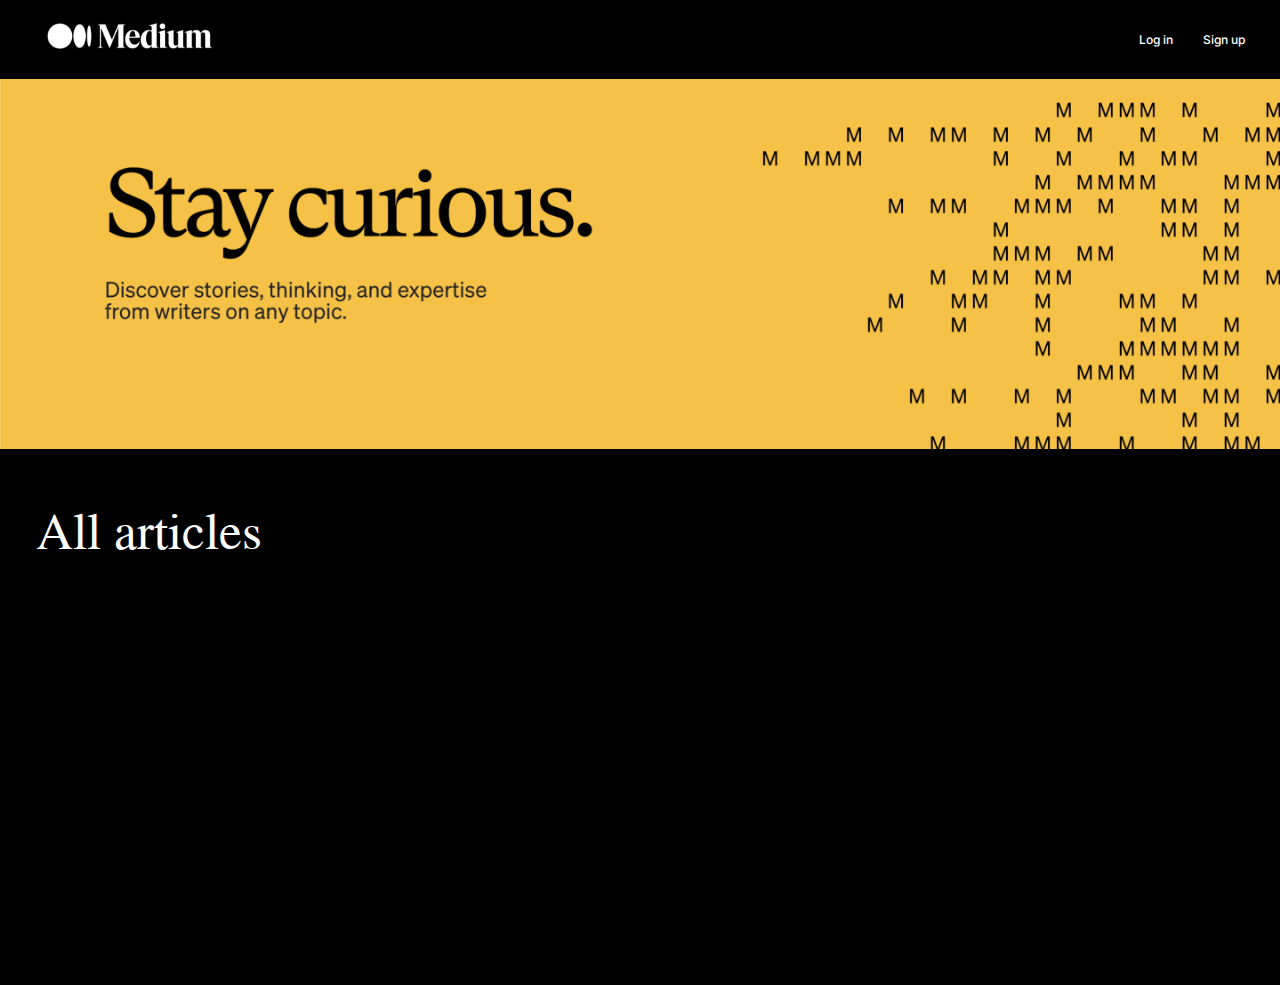
<file: index.html>
<!DOCTYPE html>
<html lang="en">
<head>
    <meta charset="UTF-8">
    <meta name="viewport" content="width=device-width, initial-scale=1.0">
    <title>BLOG POST</title>
    <link rel="stylesheet" href="./css/index.css">
    <link rel="stylesheet" href="https://cdn.jsdelivr.net/npm/swiper@11/swiper-bundle.min.css" />
    <link rel="preconnect" href="https://fonts.googleapis.com">
    <link rel="preconnect" href="https://fonts.gstatic.com" crossorigin>
    <link href="https://fonts.googleapis.com/css2?family=Inter:wght@100..900&display=swap" rel="stylesheet">
    <link href="https://fonts.googleapis.com/css2?family=Jomolhari&display=swap" rel="stylesheet">
</head>
<body>
    <header class="header">
        <nav class="nav container">
            <a href="#">
                <img src="./images/image 1.svg" alt="logo">
            </a>
            <div class="nav__register">
                <a href="./pages/login.html" class="nav-register__login">Log in</a>
                <a href="./pages/signup.html" class="nav-register__signup">Sign up</a>
            </div>
        </nav>
        <div class="hero">
            <img src="./images/image 2.png" alt="heroimg" class="hero__img">
        </div>
    </header>
    <section class="articles container">
        <h3 class="articles__title">All articles</h3>
        <div class="swiper mySwiper">
            <div class="swiper-wrapper"></div>
        </div>
    </section>


    <!-- Swiper JS -->
    <script src="https://cdn.jsdelivr.net/npm/swiper@11/swiper-bundle.min.js"></script>
    <script src="./script/index.js"></script>
</body>
</html>
</file>
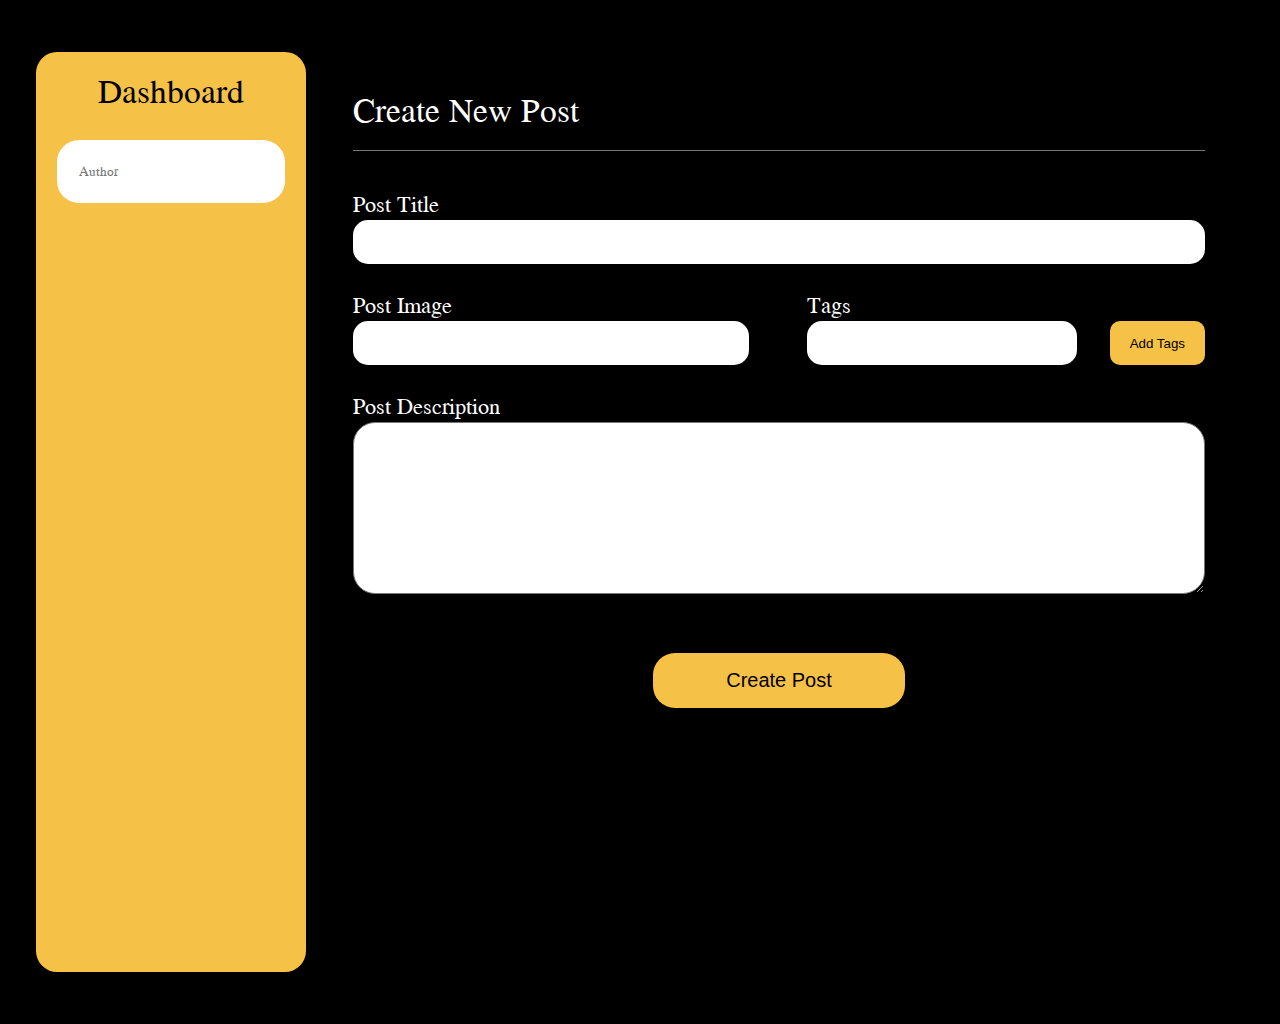
<file: pages/dashboard.html>
<!DOCTYPE html>
<html lang="en">

<head>
    <meta charset="UTF-8">
    <meta name="viewport" content="width=device-width, initial-scale=1.0">
    <title>DASHBOARD</title>
    <link rel="stylesheet" href="../css/dashboard.css">
    <link rel="preconnect" href="https://fonts.googleapis.com">
    <link rel="preconnect" href="https://fonts.gstatic.com" crossorigin>
    <link href="https://fonts.googleapis.com/css2?family=Inter:wght@100..900&display=swap" rel="stylesheet">
    <link href="https://fonts.googleapis.com/css2?family=Jomolhari&display=swap" rel="stylesheet">
</head>

<body>

    <div class="dashboard">
        <div class="dashboard__items">
            <h4 class="dashboard-items__title">Dashboard</h4>
            <ul class="dashboard-items__list">
                <li class="dashboard-items__item">
                    <p class="dashboard-items__heading">Akbar Iskanderov</p>
                    <small>Author</small>
                </li>
            </ul>
        </div>
        <div class="dashboard__post">
            <h2 class="dashobard-post__heading">Create New Post</h2>
            <form action="#" class="dashboard-post__form">
                <div class="dashboard-post-form__title">
                    <label for="post-title" class="post-title">Post Title</label>
                    <input type="text" id="post-title" class="post-title-input">
                </div>
                <div class="post-inputs">
                    <div class="dashboard-post-form__img">
                        <label for="post-img" class="post-img post-title">Post Image </label>
                        <input type="url" id="post-img" class="post-img-input">
                    </div>
                    <div class="dashboard-post-form__tags">
                        <label for="post-tag" class="post-tag post-title">Tags</label>
                        <div class="dashboard-items__tags">
                            <input type="text" id="post-tag" class="post-tag-input">
                            <button class="post-tag-btn">Add Tags</button>
                        </div>
                    </div>
                </div>
                <div class="dashboard-items__description">
                    <label for="post-description" class="post-tag post-title">Post Description</label>
                    <textarea name="" rows="10" id="post-description" class="post-description"></textarea>
                </div>
                <div class="create-post-btn">
                    <button class="create-post-btn__button">Create Post</button>
                </div>
            </form>
        </div>
    </div>



    <script src="../script/dashboard.js"></script>
</body>

</html>
</file>
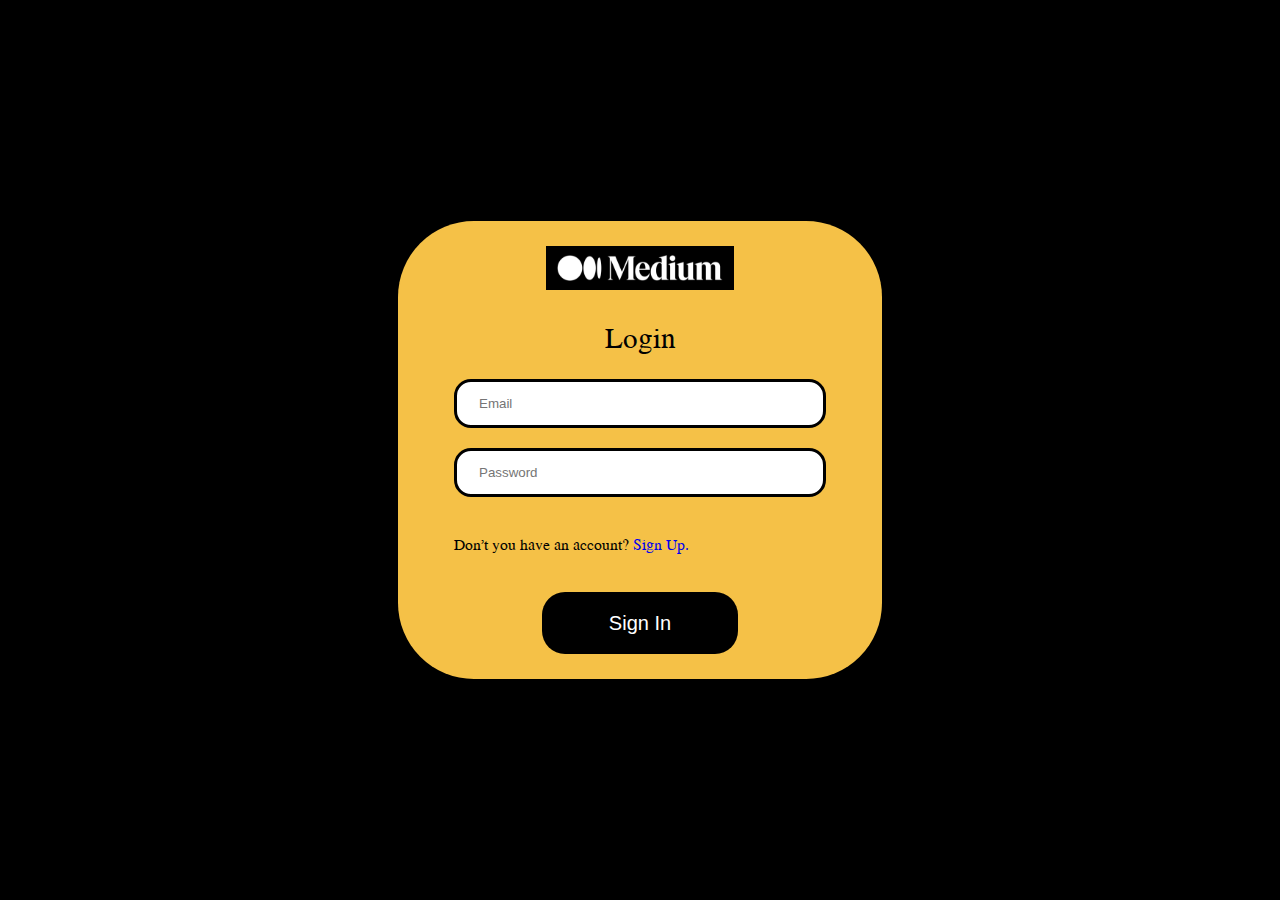
<file: pages/login.html>
<!DOCTYPE html>
<html lang="en">

<head>
    <meta charset="UTF-8">
    <meta name="viewport" content="width=device-width, initial-scale=1.0">
    <title>LOG IN</title>
    <link rel="stylesheet" href="../css/login.css">
    <link rel="preconnect" href="https://fonts.googleapis.com">
    <link rel="preconnect" href="https://fonts.gstatic.com" crossorigin>
    <link href="https://fonts.googleapis.com/css2?family=Inter:wght@100..900&display=swap" rel="stylesheet">
    <link href="https://fonts.googleapis.com/css2?family=Jomolhari&display=swap" rel="stylesheet">
</head>

<body>
    <div class="signup">
        <img src="../images/image 1.svg" class="signup__img" alt="">
        <h4 class="signup__title">Login</h4>
        <form action="#" class="signup__form login__form">
            <input type="email" name="" id="login-email" placeholder="Email">
            <input type="password" id="login-password" placeholder="Password">
            <p class="signup-login">Don’t you have an account? <a href="./signup.html">Sign Up</span>.</p>
            <button type="submit" class="signup-btn">Sign In </button>
        </form>

    </div>



    <script src="../script/login.js"></script>
</body>

</html>
</file>
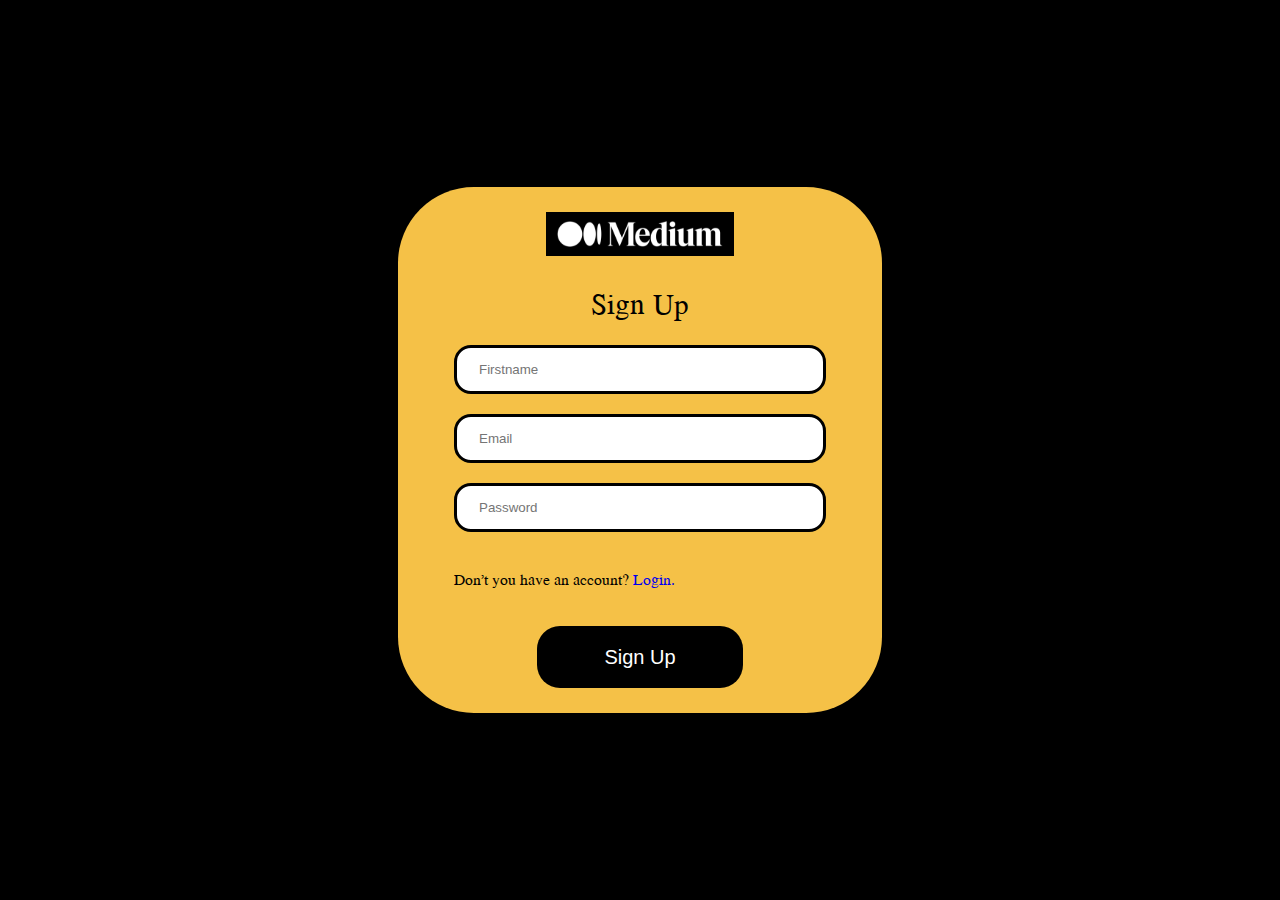
<file: pages/signup.html>
<!DOCTYPE html>
<html lang="en">

<head>
    <meta charset="UTF-8">
    <meta name="viewport" content="width=device-width, initial-scale=1.0">
    <title>SIGN UP</title>
    <link rel="stylesheet" href="../css/signup.css">
    <link rel="preconnect" href="https://fonts.googleapis.com">
    <link rel="preconnect" href="https://fonts.gstatic.com" crossorigin>
    <link href="https://fonts.googleapis.com/css2?family=Inter:wght@100..900&display=swap" rel="stylesheet">
    <link href="https://fonts.googleapis.com/css2?family=Jomolhari&display=swap" rel="stylesheet">
</head>

<body>
    <div class="signup">
        <img src="../images/image 1.svg" class="signup__img" alt="">
        <h4 class="signup__title">Sign Up</h4>
        <form action="#" class="signup__form">
            <input type="text" id="signup-firstname" placeholder="Firstname">
            <!-- <input type="text" id="signup-lastname" placeholder="Lastname"> -->
            <input type="email" id="signup-email" placeholder="Email">
            <input type="password" id="signup-password" placeholder="Password">
            <p class="signup-login">Don’t you have an account? <a href="./login.html">Login</span>.</p>
            <button type="submit" class="signup-btn">Sign Up</button>
        </form>

    </div>


    <script src="../script/signup.js"></script>
</body>

</html>
</file>
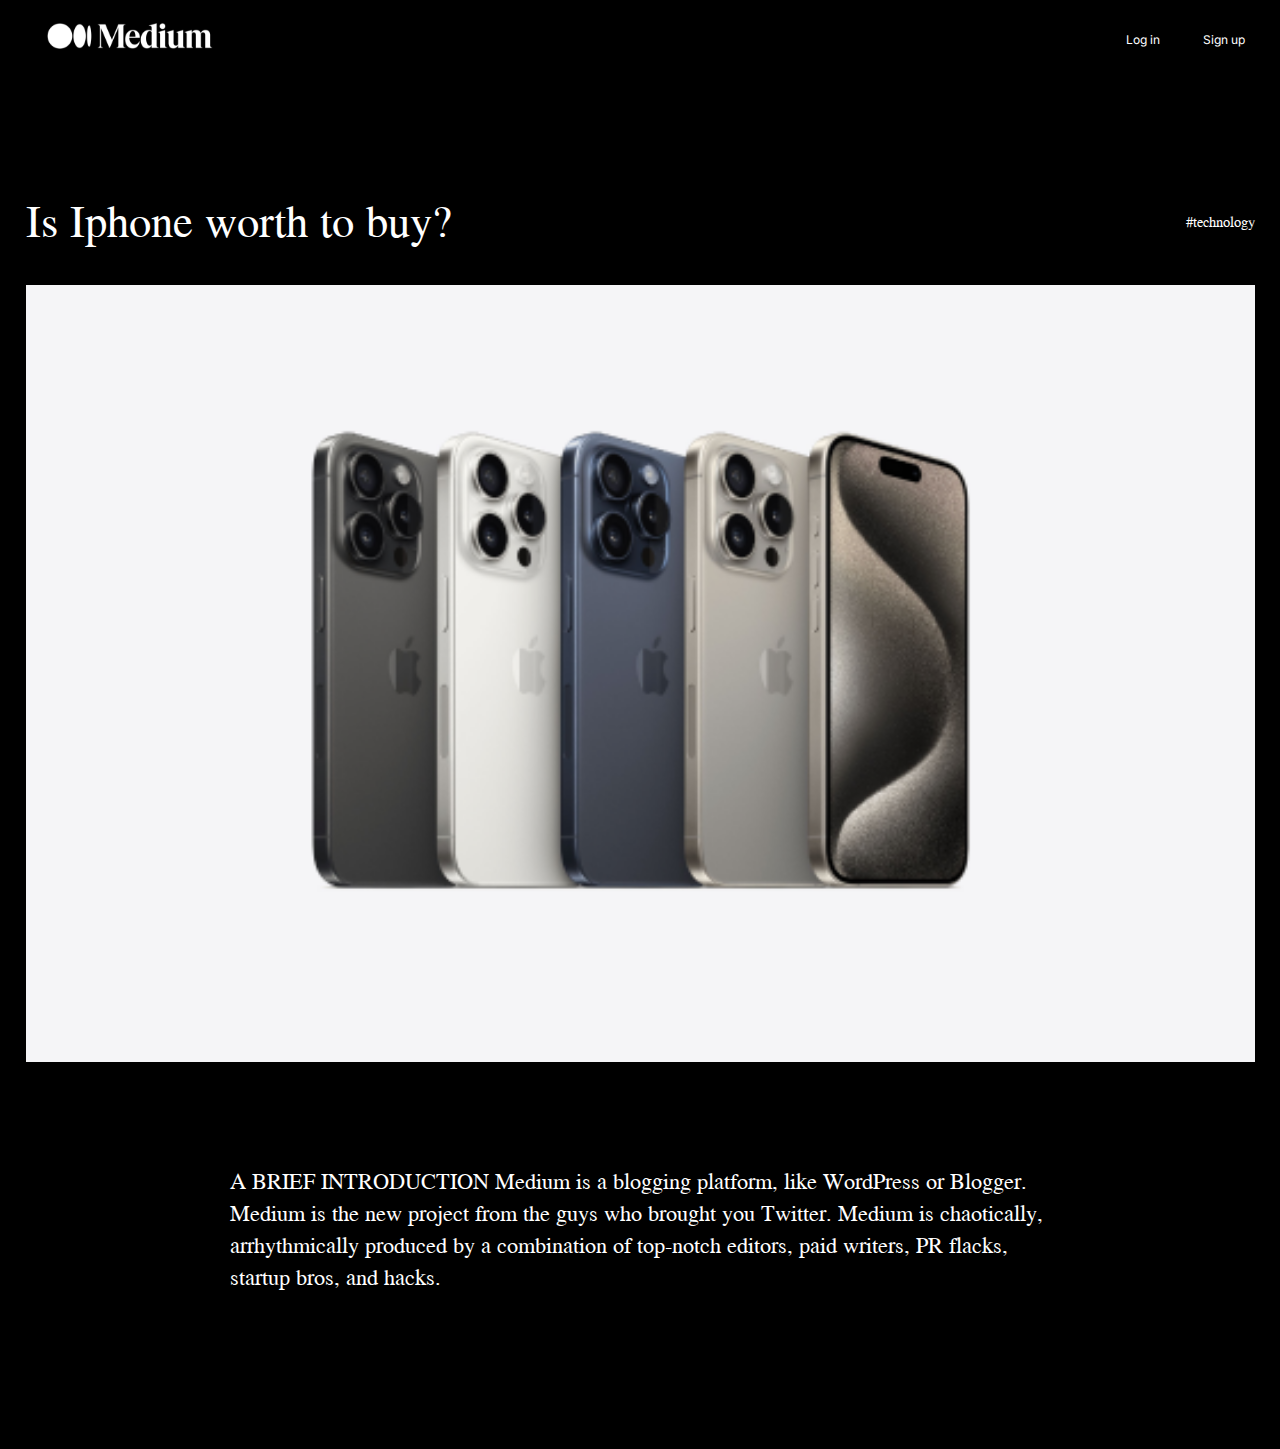
<file: pages/single-post.html>
<!DOCTYPE html>
<html lang="en">
<head>
    <meta charset="UTF-8">
    <meta name="viewport" content="width=device-width, initial-scale=1.0">
    <title>SINGLE POST</title>
    <link rel="stylesheet" href="../css/single-post.css">
    <link rel="preconnect" href="https://fonts.googleapis.com">
    <link rel="preconnect" href="https://fonts.gstatic.com" crossorigin>
    <link href="https://fonts.googleapis.com/css2?family=Inter:wght@100..900&display=swap" rel="stylesheet">
    <link href="https://fonts.googleapis.com/css2?family=Jomolhari&display=swap" rel="stylesheet">
</head>
<body>
    <nav class="nav container">
        <a href="#">
            <img src="../images/image 1.svg" alt="logo">
        </a>
        <div class="nav__register">
            <a href="../pages/login.html" class="nav-register__login">Log in</a>
            <a href="../pages/signup.html" class="nav-register__signup">Sign up</a>
        </div>
    </nav>
    <main class="content container">
        <div class="content__heading">
            <h2 class="content-heading__title">Is Iphone worth to buy?</h2>
            <small class="content-heading__tag">#technology</small>
        </div>
        <img src="../images/image 5.png" class="content__img" alt="">
        <p class="content-description">
            A BRIEF INTRODUCTION Medium is a blogging platform, like WordPress or Blogger. 
            Medium is the new project from the guys who brought you Twitter. Medium is chaotically, 
            arrhythmically produced by a combination of top-notch editors, paid writers, PR flacks, startup bros, and hacks.
        </p>
    </main>

    <script src="../script/single-post.js"></script>
</body>
</html>
</file>
<file: css/index.css>
* {
    padding: 0;
    margin: 0;
    box-sizing: border-box;
    text-decoration: none;
}

body {
    background: #000000;
    color: #fff;
    font-family: "Jomolhari", serif;
}

.container {
    max-width: 1229px;
    padding: 0px 10px;
    margin: 0 auto;
}

.nav {
    height: 79px;
    display: flex;
    justify-content: space-between;
    align-items: center;
}

.nav__register {
    display: flex;
    gap: 30px;
}

.nav-register__login,
.nav-register__signup {
    font-family: "Inter", sans-serif;
    font-size: 12px;
    font-weight: 500;
    line-height: 19.22px;
    color: #ffffff;
}


.hero__img {
    width: 100%;
}

.articles__title {
    font-size: 46px;
    font-weight: 400;
    line-height: 73.67px;
    color: #fff;
    margin: 37px 0px 30px 0;
}

.articles {
    padding-bottom: 52px;
}

.swiper {
    width: 100%;
    height: 336px;
}

.swiper-slide {
    height: 336px;
    font-size: 18px;
    background: #1E1E1E;
    display: flex;
    justify-content: center;
    align-items: center;
    color: #ffffff;
    border: 3px solid #F0DE36;
    display: block;
}

.swiper-slide img {
    max-width: 100%;
    width: 100%;
    height: 172px;
}

.swiper-slide__body {
    padding: 7px 12px;
    height: 150px;
    display: flex;
    flex-direction: column;
    justify-content: space-between;
}

.swiper-slide__title {
    font-size: 20px;
    font-weight: 400;
    line-height: 32.03px;
    text-align: left;
}

.swiper-slide__info {
    font-size: 12px;
    font-weight: 400;
    line-height: 19.22px;
    text-align: left;
}

.swiper-slide__author {
    display: flex;
    gap: 9px;
    padding: 10px 0px 12px 0;
}

.swiper-slide__author img {
    width: 35px;
    height: 35px;
}
.swiper-slide-author__about{
    display: flex;
    flex-direction: column;
}
.swiper-slide-author__name {
    font-size: 12px;
    font-weight: 400;
    line-height: 19.22px;
}

.swiper-slide-author__author {
    font-size: 12px;
    font-weight: 400;
    line-height: 19.22px;
    text-align: left;
    color: #787878;
}
</file>
<file: css/dashboard.css>
* {
    padding: 0;
    margin: 0;
    box-sizing: border-box;
    text-decoration: none;
    list-style: none;
}

body {
    background: #000000;
    color: #fff;
    font-family: "Jomolhari", serif;
    padding: 52px 75px 52px 36px;
}

.dashboard {
    display: flex;
    gap: 47px;
}

.dashboard__items {
    background: #F5C147;
    padding: 15px 21px 36px 21px;
    min-height: 920px;
    max-width: 270px;
    width: 100%;
    text-align: center;
    border-radius: 21px;
    position: relative;
}
.dashboard-items__list{
    display: flex;
    flex-direction: column;
    gap: 20px;
}
.dashboard-items__title {
    font-size: 30px;
    font-weight: 400;
    line-height: 48.05px;
    color: #000000;
    margin-bottom: 25px;
}

.dashboard-items__item {
    background: #FFFFFF;
    border-radius: 22px;
    color: #000000;
    display: flex;
    flex-direction: column;
    text-align: left;
    padding: 22px;
}

.dashboard-items__item p {
    font-size: 16px;
    font-weight: 400;
    line-height: 25.63px;
}

.dashboard-items__item small {
    color: #787878;
    font-size: 12px;
    font-weight: 400;
    line-height: 19.22px;
}

.dashboard__btn {
    border-radius: 20px;
    background: #000000;
    padding: 14px 0px;
    color: white;
    width: 100%;
    margin-top: 37px;
    border: none;
    font-size: 20px;
    font-weight: 400;
    line-height: 32.03px;
    cursor: pointer;
}

.dashboard__signout {
    color: #000000;
    font-size: 20px;
    font-weight: 400;
    line-height: 32.03px;
    margin-top: 100px;
    display: inline-block;
}

.dashboard__post {
    width: 100%;
}

.dashobard-post__heading {
    font-size: 30px;
    font-weight: 400;
    line-height: 48.05px;
    color: white;
    padding-bottom: 16px;
    padding-top: 34px;
    border-bottom: 1px solid #787878;
    margin-bottom: 37px;
}

.post-title {
    font-size: 20px;
    font-weight: 400;
    line-height: 32.03px;
}

.post-title-input {
    width: 100%;
    border-radius: 15px;
    height: 44px;
    outline: none;
    border: none;
    padding: 0px 10px;
}

.post-inputs {
    display: flex;
    gap: 58px;
    margin: 25px 0;
}

.dashboard-post-form__img {
    flex: 1;
}

.post-img {
    display: block;
}

.post-tag {
    display: block;
}

.post-img-input {
    max-width: 593px;
    width: 100%;
    border-radius: 15px;
    height: 44px;
    outline: none;
    border: none;
    padding: 0px 10px;
}

.dashboard-items__tags {
    display: flex;
    gap: 33px;
}

.post-tag-input {
    width: 270px;
    border-radius: 15px;
    height: 44px;
    outline: none;
    border: none;
    padding: 0px 10px;
}

.post-tag-btn {
    border-radius: 10px;
    border: none;
    background: #F5C147;
    padding: 0px 20px;
    cursor: pointer;
}

.post-description {
    width: 100%;
    padding: 10px;
    outline: none;
    font-weight: bold;
    border-radius: 22px;
}

.create-post-btn {
    display: flex;
    justify-content: center;
    align-items: center;
    width: 100%;
    margin-top: 52px;
}

.create-post-btn button {
    background: #F5C147;
    border-radius: 22px;
    padding: 16px 73px;
    border: none;
    font-size: 20px;
    font-weight: 400;
    cursor: pointer;
}
</file>
<file: css/login.css>
* {
    padding: 0;
    margin: 0;
    box-sizing: border-box;
    text-decoration: none;
}

body {
    background: #000000;
    color: #fff;
    font-family: "Jomolhari", serif;
    display: flex;
    justify-content: center;
    align-items: center;
    height: 100vh;
}

.signup {
    background: #F5C147;
    border-radius: 76px;
    max-width: 484px;
    width: 100%;
    text-align: center;
    padding: 25px 56px;
}

.signup__img {
    width: 188px;
    height: 44px;
}

.signup__title {
    font-size: 26px;
    font-weight: 400;
    line-height: 41.64px;
    padding: 20px 0;
    color: black;
}

.signup__form {
    display: flex;
    flex-direction: column;
    gap: 20px;
    width: 100%;
}

.signup__form input {
    border: 3px solid #000000;
    padding: 14px 22px;
    outline: none;
    border-radius: 17px;
}

.signup-login {
    text-align: left;
    padding: 16px 0;
    font-size: 14px;
    font-weight: 400;
    line-height: 22.42px;
    color: #000000;
}


.signup-btn {
    padding: 15px 67px;
    background: #000000;
    border-radius: 23px;
    color: white;
    font-size: 20px;
    font-weight: 400;
    line-height: 32.03px;
    border: none;
}
</file>
<file: css/signup.css>
* {
    padding: 0;
    margin: 0;
    box-sizing: border-box;
    text-decoration: none;
}

body {
    background: #000000;
    color: #fff;
    font-family: "Jomolhari", serif;
    display: flex;
    justify-content: center;
    align-items: center;
    height: 100vh;
}

.signup {
    background: #F5C147;
    border-radius: 76px;
    max-width: 484px;
    width: 100%;
    text-align: center;
    padding: 25px 56px;
}

.signup__img {
    width: 188px;
    height: 44px;
}

.signup__title {
    font-size: 26px;
    font-weight: 400;
    line-height: 41.64px;
    padding: 20px 0;
    color: black;
}

.signup__form {
    display: flex;
    flex-direction: column;
    gap: 20px;
    width: 100%;
}

.signup__form input {
    border: 3px solid #000000;
    padding: 14px 22px;
    outline: none;
    border-radius: 17px;
}

.signup-login {
    text-align: left;
    padding: 16px 0;
    font-size: 14px;
    font-weight: 400;
    line-height: 22.42px;
    color: #000000;
}

.signup-btn {
    padding: 15px 67px;
    background: #000000;
    border-radius: 23px;
    color: white;
    font-size: 20px;
    font-weight: 400;
    line-height: 32.03px;
    cursor: pointer;
    border: none;
}
</file>
<file: css/single-post.css>
* {
    padding: 0;
    margin: 0;
    box-sizing: border-box;
    text-decoration: none;
}

body {
    background: #000000;
    color: #fff;
    font-family: "Jomolhari", serif;
}

.container {
    max-width: 1229px;
    padding: 0px 10px;
    margin: 0 auto;
}

.nav {
    height: 79px;
    display: flex;
    justify-content: space-between;
    align-items: center;
}

.nav__register {
    display: flex;
    gap: 43px;
}

.nav-register__login,
.nav-register__signup {
    font-family: "Inter", sans-serif;
    font-size: 12px;
    font-weight: 400;
    line-height: 19.22px;
    color: #fff;
}

.content {
    padding: 110px 0px 156px 0;
}

.content__heading {
    display: flex;
    justify-content: space-between;
    align-items: center;
}

.content-heading__title {
    font-size: 40px;
    font-weight: 400;
    line-height: 64.06px;
}

.content__img {
    width: 100%;
    height: auto;
    padding: 32px 0px 96px 0;
}

.content-description {
    font-size: 20px;
    font-weight: 400;
    line-height: 32.03px;
    max-width: 820px;
    margin: 0 auto;
    width: 100%;
}
</file>
